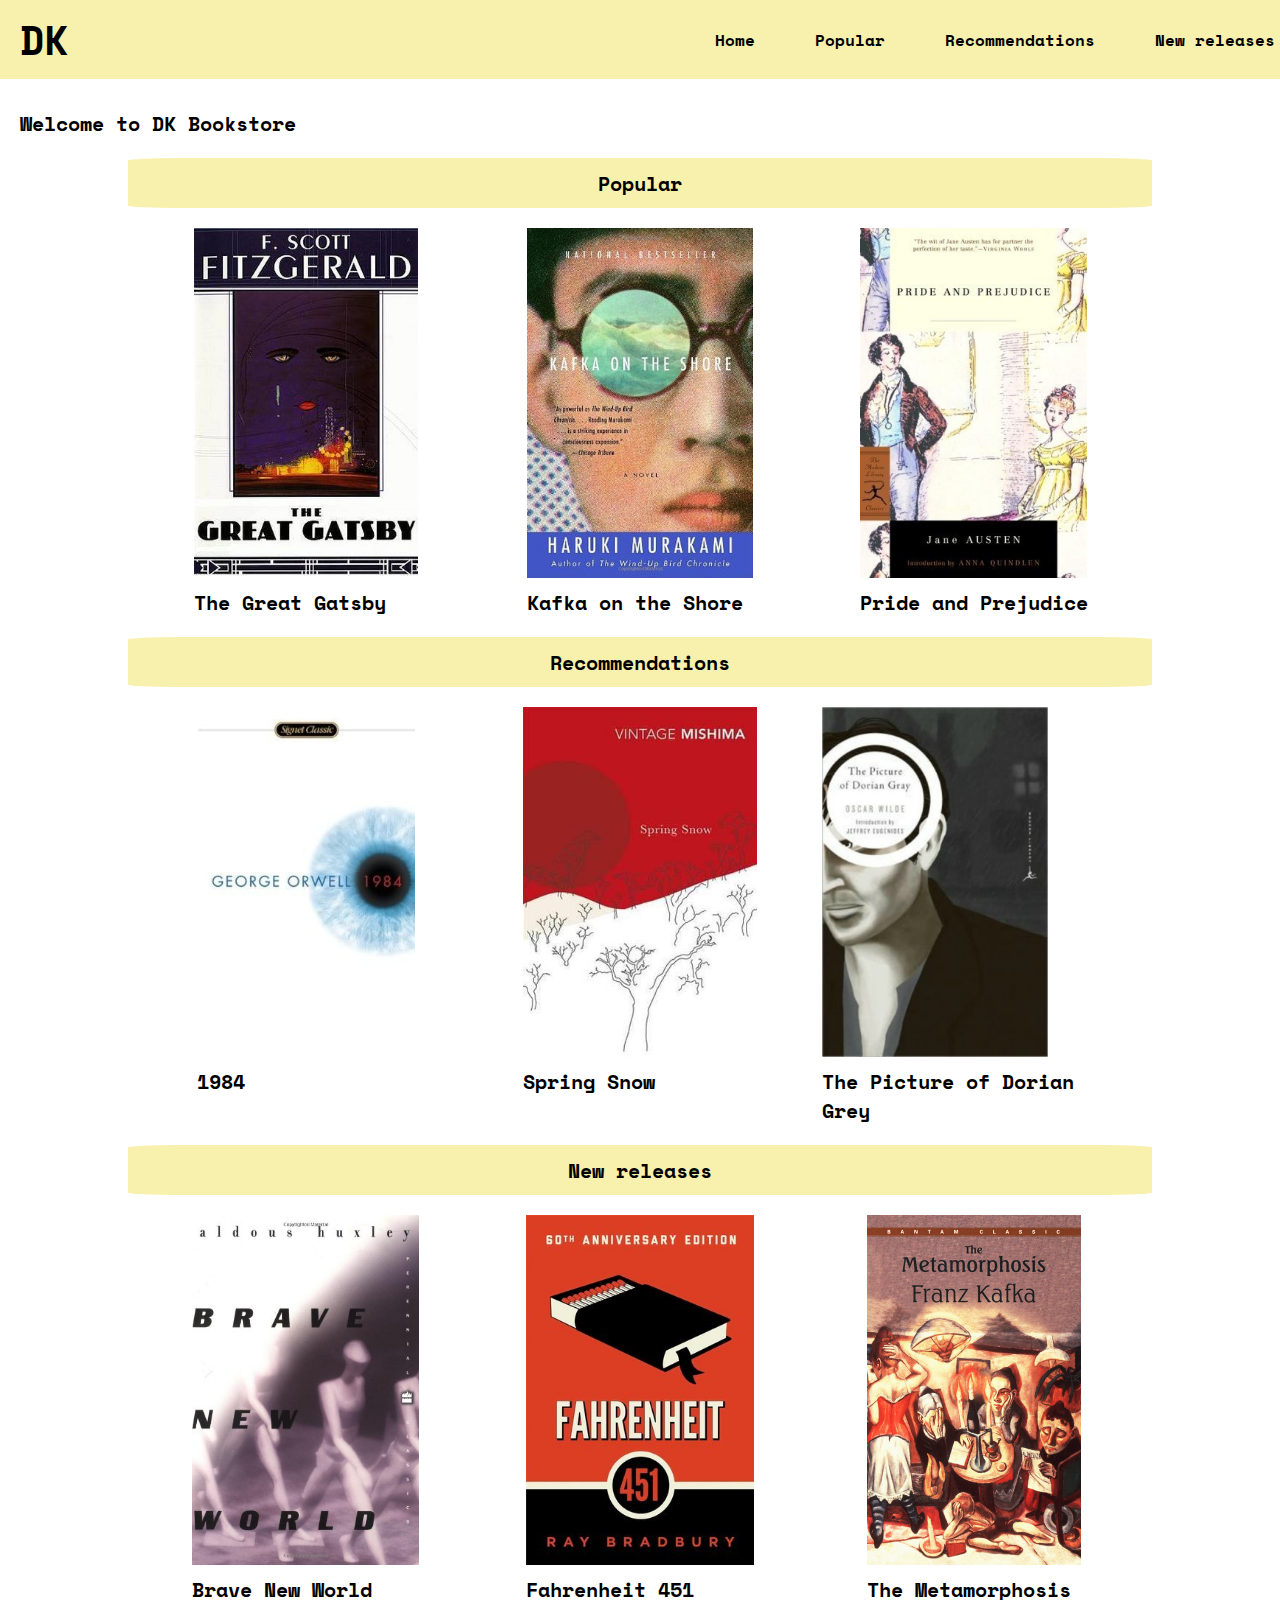
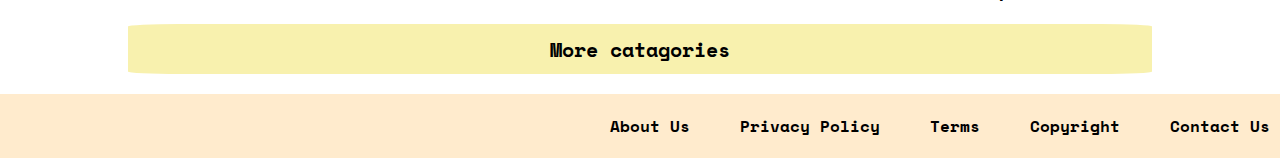
<file: index.html>
<!DOCTYPE html>
<html lang="en">
  <head>
    <meta charset="UTF-8" />
    <meta http-equiv="X-UA-Compatible" content="IE=edge" />
    <meta name="viewport" content="width=device-width, initial-scale=1.0" />
    <title>DK</title>
    <link rel="stylesheet" href="css/global.css" />
    <link rel="stylesheet" href="css/home.css" />
  </head>
  <body>
    <header id="header">
      <div class="nav-container">
        <nav class="nav">
          <div class="logo">
            <a href="index.html">DK</a>
          </div>
          <div class="nav-list-container">
            <ul class="nav-list">
              <li class="nav-list-item">
                <a href="index.html" class="list-link">Home</a>
              </li>
              <li class="nav-list-item">
                <a href="category.html" class="list-link">Popular</a>
              </li>
              <li class="nav-list-item">
                <a href="category.html" class="list-link">Recommendations</a>
              </li>
              <li class="nav-list-item">
                <a href="category.html" class="list-link">New releases</a>
              </li>
            </ul>
          </div>
        </nav>
      </div>
    </header>
    <main>
      <section class="category-section">
        <h1 class="main-title title">Welcome to DK Bookstore</h1>
        <div class="category-container">
          <a href="category.html">
            <h2 class="category-title title">Popular</h2>
          </a>
          <ul class="books-container">
            <li class="book">
              <a href="book_details.html" class="book-image">
                <img src="image/gatsby.jpg" alt="The Great Gatsby" />
              </a>
              <a href="book_details.html" class="book-title title">
                <p>The Great Gatsby</p>
              </a>
            </li>
            <li class="book">
              <a href="book_details.html" class="book-image">
                <img src="image/kafka.jpg" alt="Kafka on the Shore" />
              </a>
              <a href="book_details.html" class="book-title title">
                <p>Kafka on the Shore</p>
              </a>
            </li>
            <li class="book">
              <a href="book_details.html" class="book-image">
                <img
                  src="image/pridenprejudice.jpg"
                  alt="Pride and Prejudice"
                />
              </a>
              <a href="book_details.html" class="book-title title">
                <p>Pride and Prejudice</p>
              </a>
            </li>
          </ul>
        </div>

        <div class="category-container">
          <a href="category.html">
            <h2 class="category-title title">Recommendations</h2>
          </a>
          <ul class="books-container">
            <li class="book">
              <a href="book_details.html" class="book-image">
                <img src="image/1984.jpg" alt="1984" />
              </a>
              <a href="book_details.html" class="book-title title">
                <p>1984</p>
              </a>
            </li>
            <li class="book">
              <a href="book_details.html" class="book-image">
                <img src="image/sringsnow.jpg" alt="Spring Snow" />
              </a>
              <a href="book_details.html" class="book-title title">
                <p>Spring Snow</p>
              </a>
            </li>
            <li class="book">
              <a href="book_details.html" class="book-image">
                <img
                  src="image/doriangrey.jpg"
                  alt="The Picture of Dorian Grey"
                />
              </a>
              <a href="book_details.html" class="book-title title">
                <p>The Picture of Dorian Grey</p>
              </a>
            </li>
          </ul>
        </div>
        <div class="category-container">
          <a href="category.html">
            <h2 class="category-title title">New releases</h2>
          </a>
          <ul class="books-container">
            <li class="book">
              <a href="book_details.html" class="book-image">
                <img src="image/brave.jpg" alt="Brave New World" />
              </a>
              <a href="book_details.html" class="book-title title">
                <p>Brave New World</p>
              </a>
            </li>
            <li class="book">
              <a href="book_details.html" class="book-image">
                <img src="image/far.jpg" alt="Fahrenheit 451" />
              </a>
              <a href="book_details.html" class="book-title title">
                <p>Fahrenheit 451</p>
              </a>
            </li>
            <li class="book">
              <a href="book_details.html" class="book-image">
                <img src="image/meta.jpg" alt="The Metamorphosis" />
              </a>
              <a href="book_details.html" class="book-title title">
                <p>The Metamorphosis</p>
              </a>
            </li>
          </ul>
          <a href="category.html">
            <span class="category-title more-title title">More catagories</span>
          </a>
        </div>
      </section>
    </main>
    <footer id="footer">
      <div class="footer-container">
        <div class="footer-menu">
          <ul class="nav-list">
            <li class="nav-list-item">
              <a href="#" class="footer-list-link">About Us</a>
            </li>
            <li class="nav-list-item">
              <a href="#" class="footer-list-link">Privacy Policy</a>
            </li>
            <li class="nav-list-item">
              <a href="#" class="footer-list-link">Terms</a>
            </li>
            <li class="nav-list-item">
              <a href="#" class="footer-list-link">Copyright</a>
            </li>
            <li class="nav-list-item">
              <a href="contact.html" class="footer-list-link">Contact Us</a>
            </li>
          </ul>
        </div>
      </div>
    </footer>
  </body>
</html>
</file>
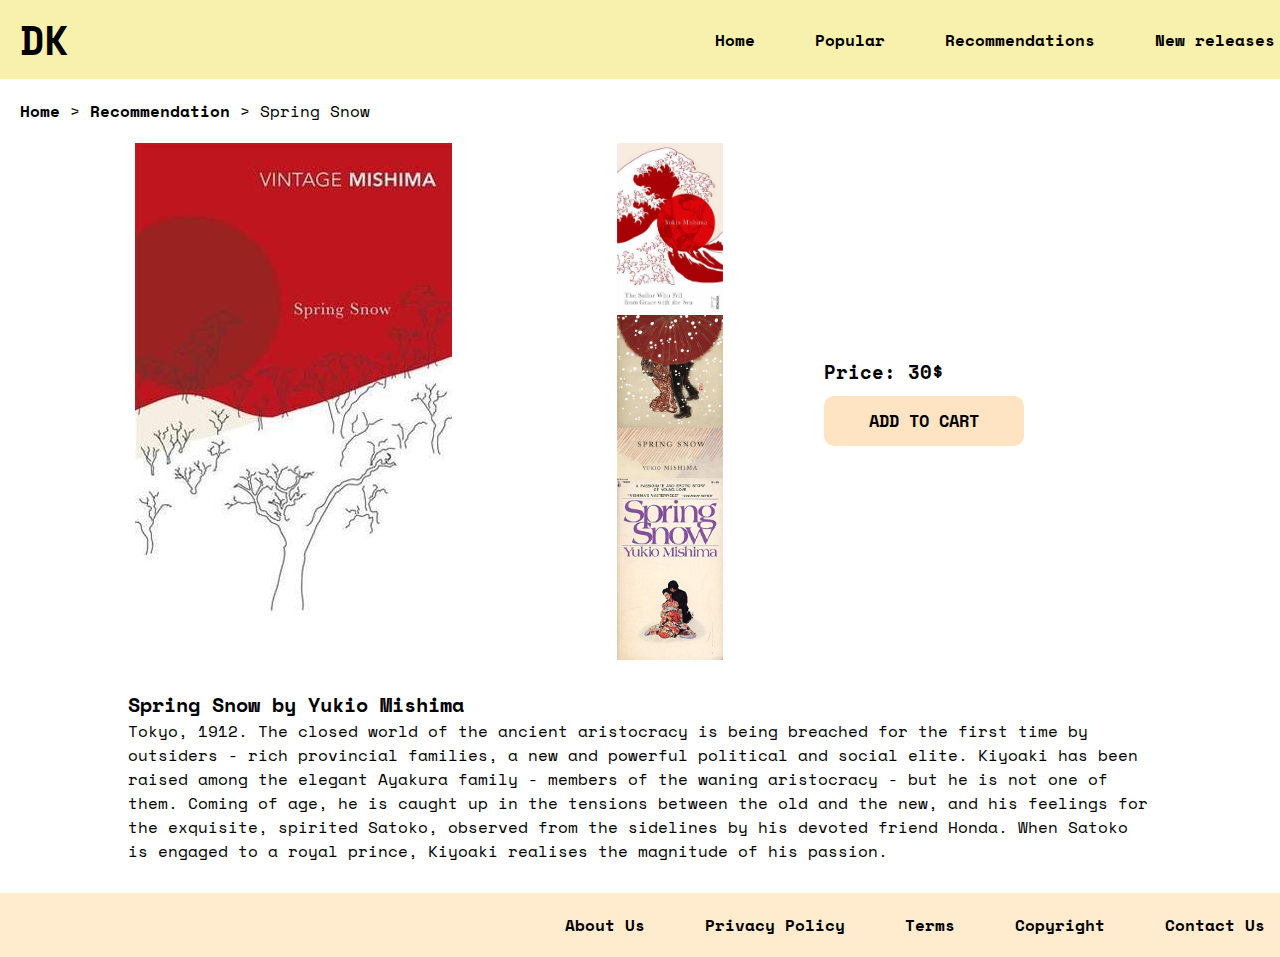
<file: book_details.html>
<!DOCTYPE html>
<html lang="en">
  <head>
    <meta charset="UTF-8" />
    <meta http-equiv="X-UA-Compatible" content="IE=edge" />
    <meta name="viewport" content="width=device-width, initial-scale=1.0" />
    <title>Details</title>
    <link rel="stylesheet" href="css/global.css" />
    <link rel="stylesheet" href="css/book_details.css" />
  </head>
  <body>
    <header id="header">
      <div class="nav-container">
        <nav class="nav">
          <div class="logo">
            <a href="index.html">DK</a>
          </div>
          <div class="nav-list-container">
            <ul class="nav-list">
              <li class="nav-list-item">
                <a href="index.html" class="list-link">Home</a>
              </li>
              <li class="nav-list-item">
                <a href="category.html" class="list-link">Popular</a>
              </li>
              <li class="nav-list-item">
                <a href="category.html" class="list-link">Recommendations</a>
              </li>
              <li class="nav-list-item">
                <a href="category.html" class="list-link">New releases</a>
              </li>
            </ul>
          </div>
        </nav>
      </div>
    </header>

    <main>
      <div class="breadcumb">
        <a href="index.html">Home</a> >
        <a href="category.html">Recommendation</a> > Spring Snow
      </div>

      <div class="full-container">
        <div class="book-container">
          <div class="main-image">
            <img src="image/sringsnow.jpg" alt="Spring Snow" />
          </div>
          <div class="other-images">
            <div class="other-image">
              <img src="image/springsnow1.jpg" alt="Alternative cover" />
            </div>
            <div class="other-image">
              <img src="image/springsnow2.jpg" alt="Alternative cover" />
            </div>
            <div class="other-image">
              <img src="image/springsnow3.jpg" alt="Alternative cover" />
            </div>
          </div>

          <div class="buy-info">
            <h3 class="price">Price: 30$</h3>
            <button class="buy-btn btn">ADD TO CART</button>
          </div>
        </div>
      </div>

      <div class="book-info-container">
        <div class="book-info">
          <h3 class="title">Spring Snow by Yukio Mishima</h3>

          <p class="description">
            Tokyo, 1912. The closed world of the ancient aristocracy is being
            breached for the first time by outsiders - rich provincial families,
            a new and powerful political and social elite. Kiyoaki has been
            raised among the elegant Ayakura family - members of the waning
            aristocracy - but he is not one of them. Coming of age, he is caught
            up in the tensions between the old and the new, and his feelings for
            the exquisite, spirited Satoko, observed from the sidelines by his
            devoted friend Honda. When Satoko is engaged to a royal prince,
            Kiyoaki realises the magnitude of his passion.
          </p>
        </div>
      </div>
    </main>

    <footer id="footer">
      <div class="footer-container">
        <div class="footer-menu">
          <ul class="nav-list">
            <li class="nav-list-item">
              <a href="#" class="list-link">About Us</a>
            </li>
            <li class="nav-list-item">
              <a href="#" class="list-link">Privacy Policy</a>
            </li>
            <li class="nav-list-item">
              <a href="#" class="list-link">Terms</a>
            </li>
            <li class="nav-list-item">
              <a href="#" class="list-link">Copyright</a>
            </li>
            <li class="nav-list-item">
              <a href="contact.html" class="list-link">Contact Us</a>
            </li>
          </ul>
        </div>
      </div>
    </footer>
  </body>
</html>
</file>
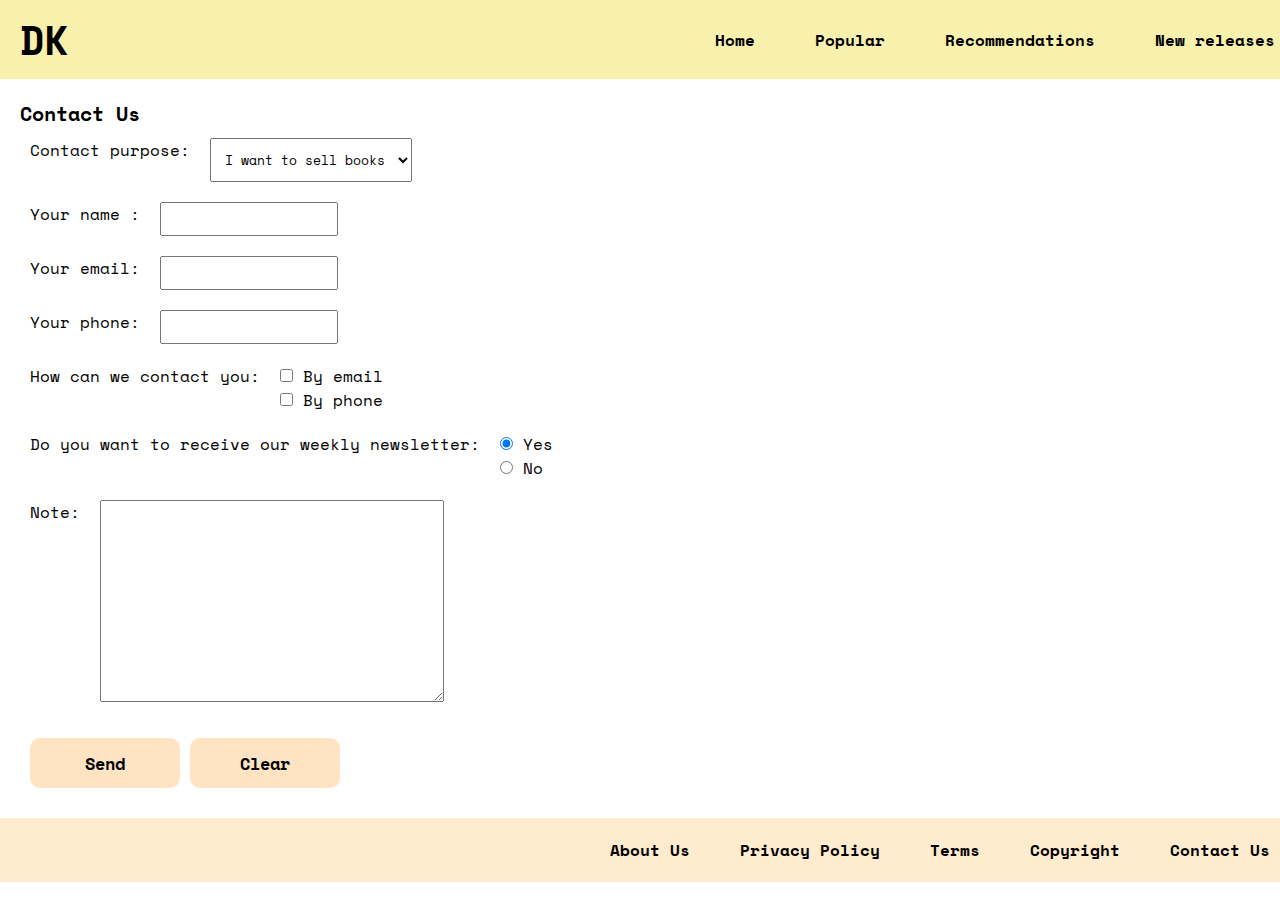
<file: contact.html>
<!DOCTYPE html>
<html lang="en">
  <head>
    <meta charset="UTF-8" />
    <meta http-equiv="X-UA-Compatible" content="IE=edge" />
    <meta name="viewport" content="width=device-width, initial-scale=1.0" />
    <title>Contact</title>
    <link rel="stylesheet" href="css/global.css" />
    <link rel="stylesheet" href="css/contact.css" />
  </head>
  <body>
    <header id="header">
      <div class="nav-container">
        <nav class="nav">
          <div class="logo">
            <a href="index.html">DK</a>
          </div>
          <div class="nav-list-container">
            <ul class="nav-list">
              <li class="nav-list-item">
                <a href="index.html" class="list-link">Home</a>
              </li>
              <li class="nav-list-item">
                <a href="category.html" class="list-link">Popular</a>
              </li>
              <li class="nav-list-item">
                <a href="category.html" class="list-link">Recommendations</a>
              </li>
              <li class="nav-list-item">
                <a href="category.html" class="list-link">New releases</a>
              </li>
            </ul>
          </div>
        </nav>
      </div>
    </header>

    <main>
      <h3 class="title">Contact Us</h3>
      <form method="post" action="contact.html">
        <div class="form-row">
          <div class="form-label">
            <label for="purpose">Contact purpose:</label>
          </div>
          <div class="form-field">
            <select name="purpose" id="purpose">
              <option value="sell">I want to sell books</option>
              <option value="buy">I want to buy books</option>
            </select>
          </div>
        </div>

        <div class="form-row">
          <div class="form-label">
            <label for="name">Your name :</label>
          </div>
          <div class="form-field">
            <input required id="name" type="text" name="name" maxlength="50" />
          </div>
        </div>

        <div class="form-row">
          <div class="form-label">
            <label for="email">Your email:</label>
          </div>
          <div class="form-field">
            <input required id="email" type="email" name="email" />
          </div>
        </div>

        <div class="form-row">
          <div class="form-label">
            <label for="phone">Your phone:</label>
          </div>
          <div class="form-field">
            <input
              required
              id="phone"
              type="tel"
              name="phone"
              pattern="[0-9]{9,13}"
              title="Enter 9 to 13 digits"
            />
          </div>
        </div>

        <div class="form-row">
          <div class="form-label">
            <label>How can we contact you:</label>
          </div>
          <div class="form-field">
            <ul>
              <li>
                <input
                  type="checkbox"
                  id="contact_email"
                  name="contact_method"
                  value="email"
                />
                <label for="contact_email">By email</label>
              </li>
              <li>
                <input
                  type="checkbox"
                  id="contact_phone"
                  name="contact_method"
                  value="phone"
                />
                <label for="contact_phone">By phone</label>
              </li>
            </ul>
          </div>
        </div>

        <div class="form-row">
          <div class="form-label">
            <label>Do you want to receive our weekly newsletter:</label>
          </div>
          <div class="form-field">
            <ul>
              <li>
                <input
                  type="radio"
                  id="yes"
                  name="newsletter"
                  value="accpect"
                  checked
                />
                <label for="yes">Yes</label>
              </li>
              <li>
                <input type="radio" id="no" name="newsletter" value="decline" />
                <label for="no">No</label>
              </li>
            </ul>
          </div>
        </div>

        <div class="form-row">
          <div class="form-label">
            <label for="message">Note:</label>
          </div>
          <div class="form-field">
            <textarea
              cols="40"
              rows="10"
              required
              id="message"
              name="message"
            ></textarea>
          </div>
        </div>

        <div class="form-row">
          <div class="btn-container">
            <input
              type="submit"
              id="sumbit"
              class="btn form-btn"
              value="Send"
            />
            <input type="reset" id="reset" class="btn form-btn" value="Clear" />
          </div>
        </div>
      </form>
    </main>

    <footer id="footer">
      <div class="footer-container">
        <div class="footer-menu">
          <ul class="nav-list">
            <li class="nav-list-item">
              <a href="#" class="nav-list-link">About Us</a>
            </li>
            <li class="nav-list-item">
              <a href="#" class="nav-list-link">Privacy Policy</a>
            </li>
            <li class="nav-list-item">
              <a href="#" class="nsv-list-link">Terms</a>
            </li>
            <li class="nav-list-item">
              <a href="#" class="nsv-list-link">Copyright</a>
            </li>
            <li class="nav-list-item">
              <a href="contact.html" class="footer-list-link">Contact Us</a>
            </li>
          </ul>
        </div>
      </div>
    </footer>
  </body>
</html>
</file>
<file: css/global.css>
@import url('https://fonts.googleapis.com/css2?family=Space+Mono:wght@400;700&display=swap');

*, 
*::after, 
*::before {
    margin: 0;
    padding: 0;
    box-sizing: border-box;
}

html {
    font-size: 62.5%;
    scroll-behavior: smooth;
}

body {
    font-size: 1.6rem;
    font-family: 'Space Mono', monospace;
}

img {
    display: block;
    max-width: 100%;
    max-height: 100%;
    object-fit: cover;
}

a {
    color: #000;
    font-weight: 700;
    text-decoration: none;
}
  
ul {    
    list-style: none;
}

.category-container {
  margin: 2rem auto;
  width: 80%;
}

.category-title {
    padding: 2rem;
    height: 5rem;
    background-color: #F8F1AE;
    width: 100%;
    border-radius: 5%;
    /* width: 25rem; */
}

.category-section ul {
    width: 95%;
    margin: auto;
}

.category-section ul li {
    margin: 0 auto;
}

.title {
    position: relative;
    font-size: 2rem;
    display: inline-block;
}

.books-container {
    display: grid;
    grid-template-columns: repeat(3, 1fr);
    gap: 3rem;
    margin: 0 auto;
}

.book-image img {
    height: 35rem;
}

.book-image:hover img {
    cursor: pointer;
    transform: scale(1.05);
}

.book-title { 
    margin-top: 1rem;
}

.category-title {
    padding: 1rem 0;
    margin-bottom: 2rem;
    display: flex;
    justify-content: center;
    align-items: center;
}


/* Header */
#header {
    /* height: 8rem; */
    top: 0;
    left: 0;
    width: 100%;
    /* position: fixed; */
    background-color: #F8F1AE;
    z-index: 999;
}

nav {
    display: flex;
    align-items: center;
    justify-content: space-between;
}

.nav-list {
    display: flex;
    gap: 5rem;
}

.nav-list-item a:hover {
    opacity: 0.5;
}

.logo {
    font-size: 4rem;
    padding: 1rem 2rem;
}

.list-link {
    padding: 0.3rem 0.5rem;
}

/* footer */

footer {
    display: flex;
    padding: 2rem 1rem;
    justify-content: flex-end;
    background-color: blanchedalmond;
}


.btn {
    font-family: "Space Mono", monospace;
    border: none;
    width: 100%;
    font-size: 1.7rem;
    font-weight: bold;
    margin-top: 1rem;
    height: 5rem;
    border-radius: 10px;
    color: black;
    background-color: bisque; 
    width: 100%;
}

.btn:hover {
    cursor: pointer;
    opacity: 0.8;
}

@media screen and (max-width: 960px) {
    body {
        font-size: 1.2rem;
    }

    .nav {
        height: initial;
    }

    .nav-list {
        flex-direction: column;
        gap: 0.8rem;
    }
    
      .list-link {
        font-size: 1.6rem;
    }

    .books-container {
        grid-template-columns: repeat(1, 1fr);
    }

    #footer {
        height: initial;
    }
}
</file>
<file: css/home.css>
.main-title {
    padding-top: 3rem;
    padding-left: 2rem;
    /* margin-top: 8rem; */
}

.more-title {
    margin-top: 2rem;
}
</file>
<file: css/book_details.css>
.breadcumb {
    margin: 2rem;
}

.book-container {
    width: 80%;
    display: flex;
    gap: 3rem;
}

.main-image {
    width: 100%;
    height: 40%;
    display: flex;
    justify-content: center;
    align-items: center;
}

.main-image img{
    height: 100%;
    object-fit: cover;
}

.other-images {
    height: 70%;
    display: flex;
    flex-direction: column;
    justify-content: space-between;
    align-items: center;
}

.other-images img {
    height: 100%;
    width: 60%;
}   

.other-images img:hover {
    cursor: pointer;
    transform: scale(1.05);
}

.buy-info {
    display: flex;
    flex-direction: column;
    justify-content: center;
}

.buy-btn {
    width: 20rem;
}

.book-info-container {
    width: 80%;
    margin: 3rem auto;
}

.description {
    margin-bottom: 2rem;
}

@media screen and (max-width: 960px) {
    .book-container {
        flex-direction: column;
        margin-left: 10rem;
        margin: 0 auto;
    }

    .other-images {
        flex-direction: row;
    }

    .book-info-container {
        width: 80%;
    }

    .buy-info,
    .buy-btn {
        width: 100%;
    }
}
</file>
<file: css/contact.css>
main {
    margin: 2rem;
}

.form-field {
    margin-left: 2rem;
}

#purpose {
    font-family: "Space Mono";
    padding: 1rem;
    width: 100%;
}

#name,
#email,
#phone {
    padding: 0.5rem;
    width: 100%;
    font-family: "Space Mono";
}

#message {
    font-family: "Space Mono";
    width: 100%;
}

.form-btn {
    width: 15rem;
    display: inline-block;
    /* margin-right: 2rem; */
}

.form-row {
    display: flex;
    padding: 1rem;
}

@media screen and (max-width: 960px) {
    .form-row {
        flex-direction: column;
    }

    #name,
    #email,
    #phone,
    #message,
    #purpose {
        width: 70%;
    }
}
</file>
